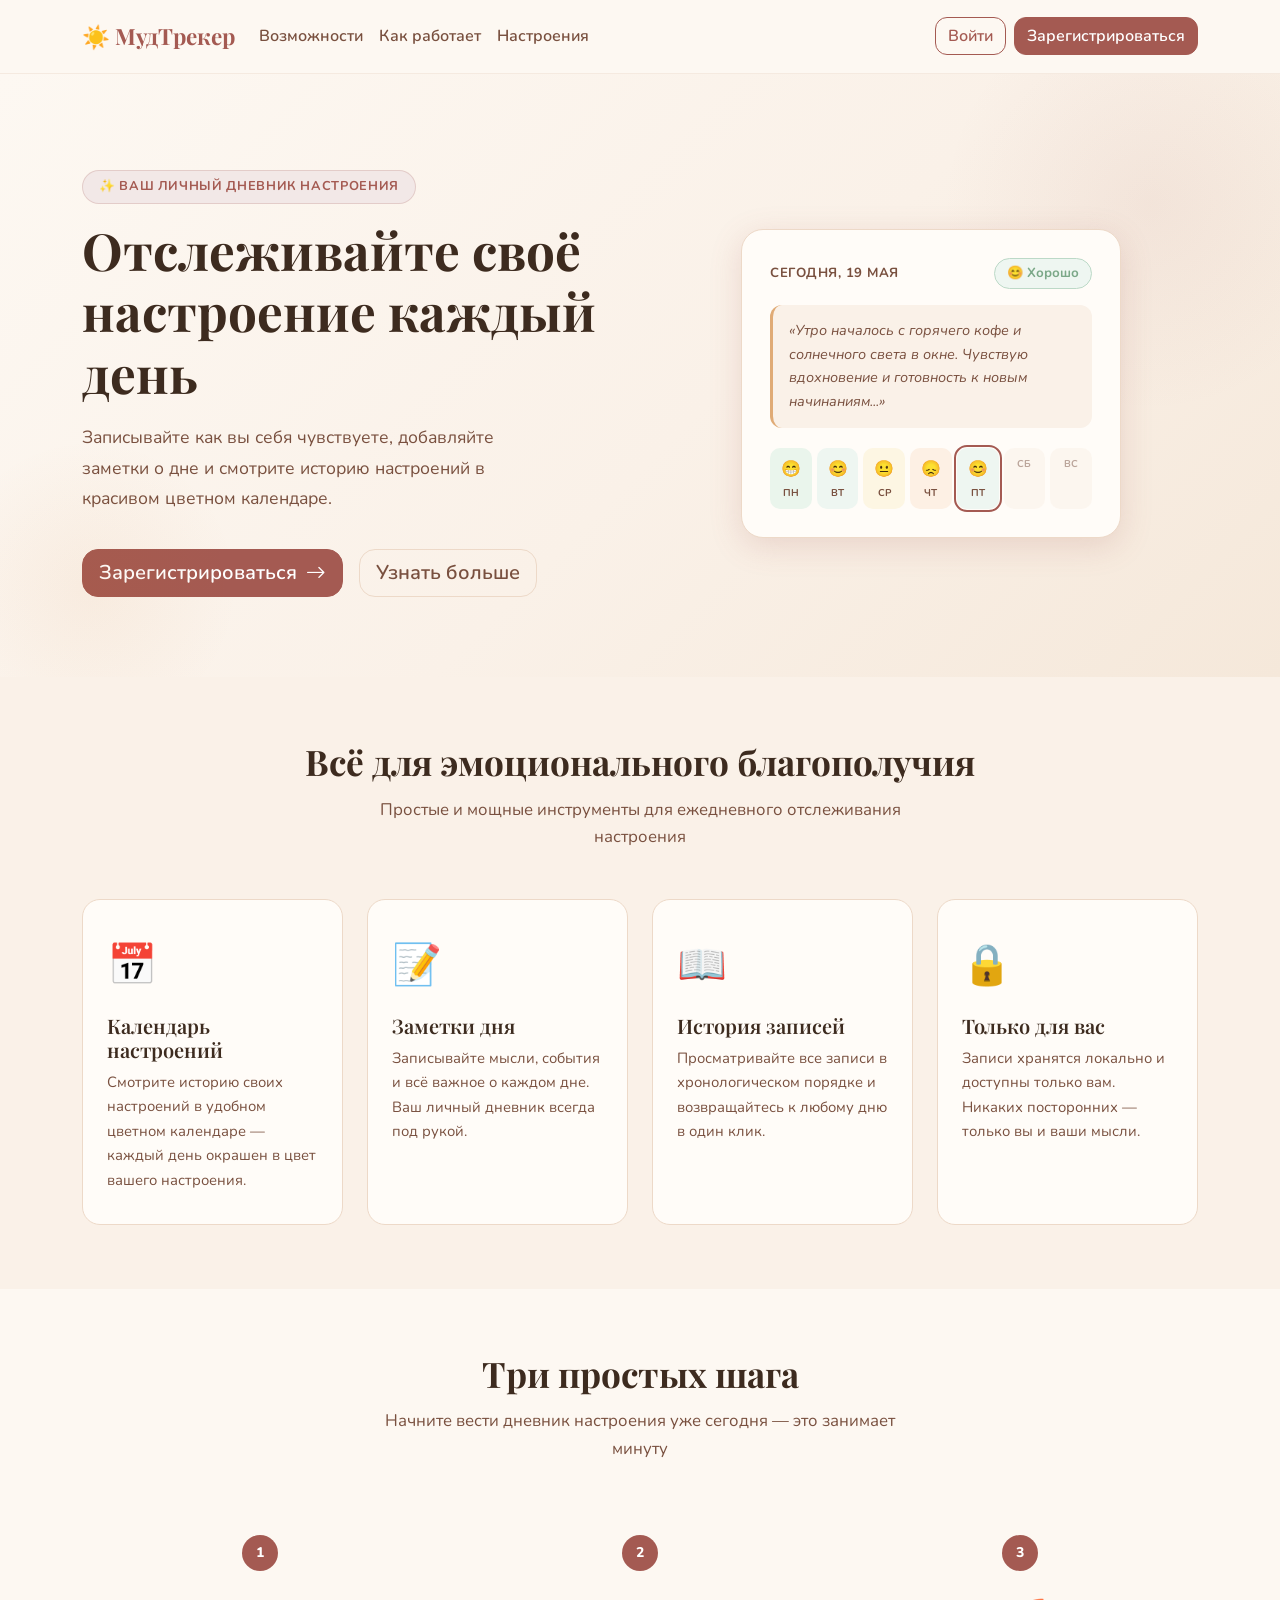
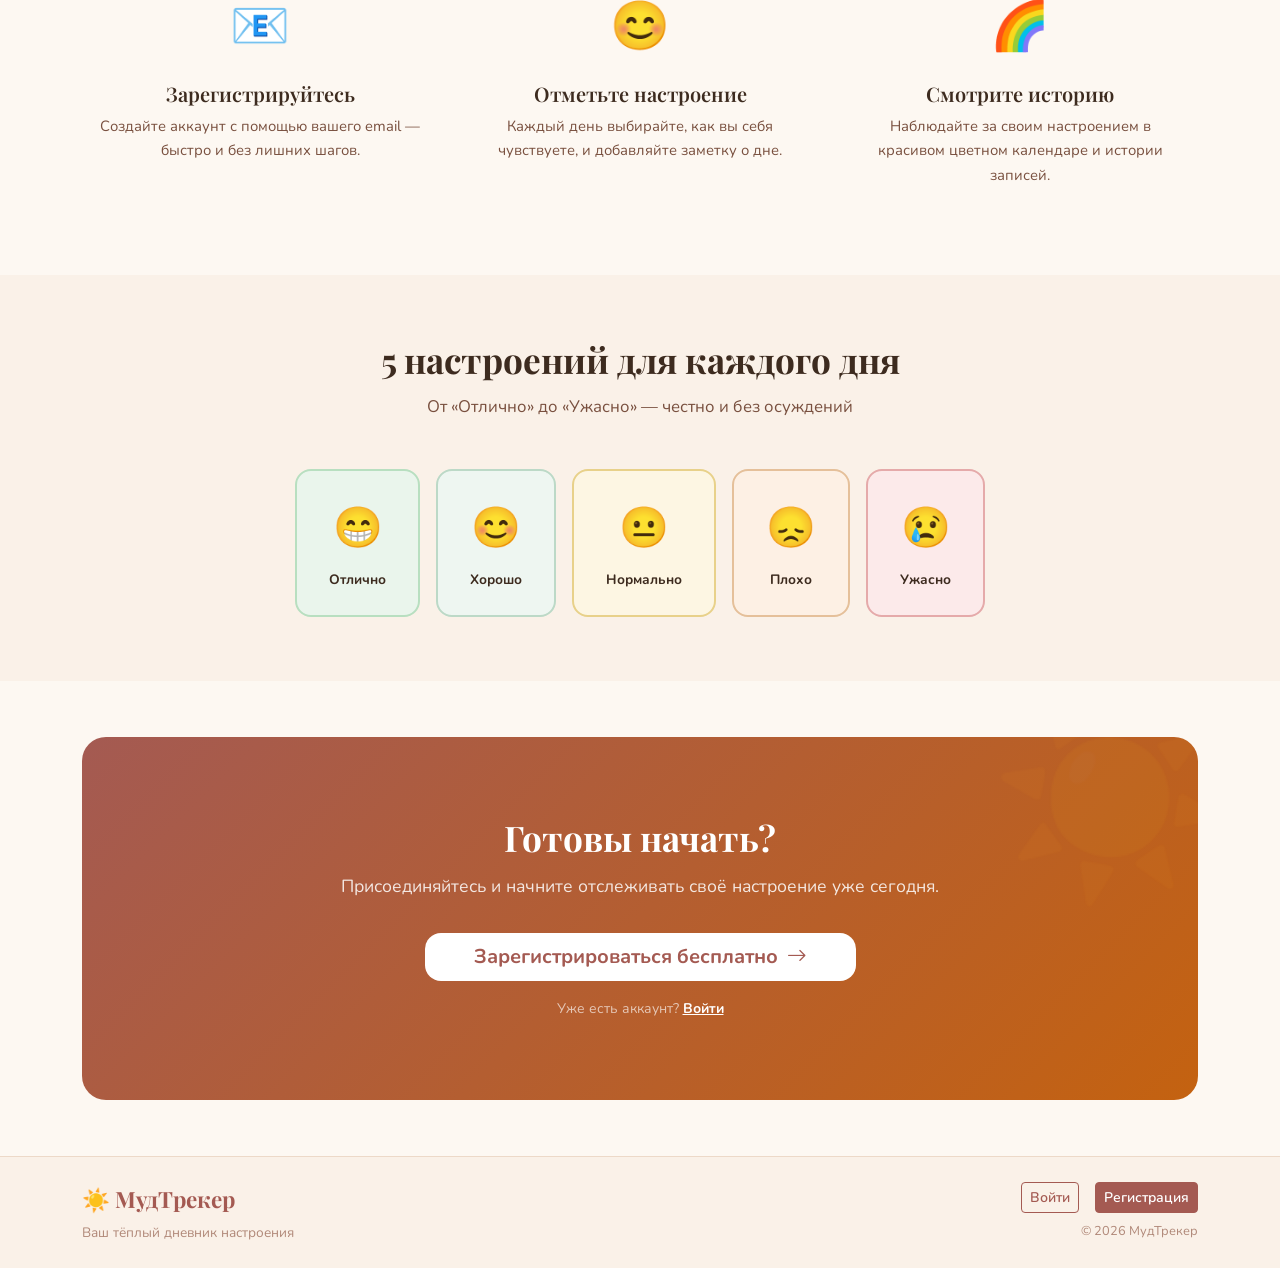
<file: index.html>
<!DOCTYPE html>
<html lang="ru">
<head>
  <meta charset="UTF-8">
  <meta name="viewport" content="width=device-width, initial-scale=1.0">
  <title>МудТрекер — Ваш дневник настроения</title>
  <link rel="preconnect" href="https://fonts.googleapis.com">
  <link rel="preconnect" href="https://fonts.gstatic.com" crossorigin>
  <link href="https://fonts.googleapis.com/css2?family=Playfair+Display:ital,wght@0,400;0,600;0,700;1,400&family=Nunito:wght@300;400;500;600;700;800&display=swap" rel="stylesheet">
  <link rel="stylesheet" href="https://cdn.jsdelivr.net/npm/bootstrap-icons@1.11.3/font/bootstrap-icons.min.css">
  <link rel="stylesheet" href="bootstrap-5.3.8-dist/css/bootstrap.min.css">
  <link rel="stylesheet" href="css/styles.css">
</head>
<body>
  <nav class="navbar navbar-expand-lg main-navbar sticky-top">
    <div class="container">
      <a class="navbar-brand brand-logo" href="index.html">
        ☀️ МудТрекер
      </a>
      <button class="navbar-toggler border-0" type="button"
              data-bs-toggle="collapse" data-bs-target="#mainNav"
              aria-controls="mainNav" aria-expanded="false" aria-label="Меню">
        <span class="navbar-toggler-icon"></span>
      </button>
      <div class="collapse navbar-collapse" id="mainNav">
        <ul class="navbar-nav me-auto">
          <li class="nav-item">
            <a class="nav-link" href="#features">Возможности</a>
          </li>
          <li class="nav-item">
            <a class="nav-link" href="#how-it-works">Как работает</a>
          </li>
          <li class="nav-item">
            <a class="nav-link" href="#moods">Настроения</a>
          </li>
        </ul>
        <div class="d-flex gap-2 mt-3 mt-lg-0">
          <a href="auth.html" class="btn btn-outline-primary">Войти</a>
          <a href="auth.html?tab=register" class="btn btn-primary">Зарегистрироваться</a>
        </div>
      </div>
    </div>
  </nav>
  <section class="hero-section">
    <div class="container">
      <div class="row align-items-center g-5">
        <div class="col-lg-6">
          <div class="hero-badge">✨ Ваш личный дневник настроения</div>
          <h1 class="hero-title">
            Отслеживайте своё настроение каждый день
          </h1>
          <p class="hero-subtitle">
            Записывайте как вы себя чувствуете, добавляйте заметки о дне
            и смотрите историю настроений в красивом цветном календаре.
          </p>
          <div class="d-flex gap-3 flex-wrap">
            <a href="auth.html?tab=register" class="btn btn-primary btn-lg">
              Зарегистрироваться <i class="bi bi-arrow-right ms-1"></i>
            </a>
            <a href="#how-it-works" class="btn btn-outline-secondary btn-lg">
              Узнать больше
            </a>
          </div>
        </div>
        <div class="col-lg-6">
          <div class="hero-visual">
            <div class="mood-preview-card">
              <div class="mood-preview-header">
                <span class="mood-preview-date">Сегодня, 19 мая</span>
                <span class="mood-preview-badge">😊 Хорошо</span>
              </div>
              <div class="mood-preview-note">
                «Утро началось с горячего кофе и солнечного света в окне.
                Чувствую вдохновение и готовность к новым начинаниям...»
              </div>
              <div class="mood-strip">
                <div class="mood-day" style="background:var(--mood-great-bg)">😁<span>Пн</span></div>
                <div class="mood-day" style="background:var(--mood-good-bg)">😊<span>Вт</span></div>
                <div class="mood-day" style="background:var(--mood-okay-bg)">😐<span>Ср</span></div>
                <div class="mood-day" style="background:var(--mood-bad-bg)">😞<span>Чт</span></div>
                <div class="mood-day mood-today" style="background:var(--mood-good-bg)">😊<span>Пт</span></div>
                <div class="mood-day mood-empty"><span>Сб</span></div>
                <div class="mood-day mood-empty"><span>Вс</span></div>
              </div>
            </div>
          </div>
        </div>

      </div>
    </div>
  </section>
  <section class="features-section py-5" id="features">
    <div class="container py-3">
      <div class="section-header text-center mb-5">
        <h2 class="section-title">Всё для эмоционального благополучия</h2>
        <p class="section-subtitle">Простые и мощные инструменты для ежедневного отслеживания настроения</p>
      </div>
      <div class="row g-4">
        <div class="col-sm-6 col-lg-3">
          <div class="feature-card h-100">
            <span class="feature-icon">📅</span>
            <h5 class="feature-title">Календарь настроений</h5>
            <p class="feature-text">
              Смотрите историю своих настроений в удобном цветном календаре —
              каждый день окрашен в цвет вашего настроения.
            </p>
          </div>
        </div>
        <div class="col-sm-6 col-lg-3">
          <div class="feature-card h-100">
            <span class="feature-icon">📝</span>
            <h5 class="feature-title">Заметки дня</h5>
            <p class="feature-text">
              Записывайте мысли, события и всё важное о каждом дне.
              Ваш личный дневник всегда под рукой.
            </p>
          </div>
        </div>
        <div class="col-sm-6 col-lg-3">
          <div class="feature-card h-100">
            <span class="feature-icon">📖</span>
            <h5 class="feature-title">История записей</h5>
            <p class="feature-text">
              Просматривайте все записи в хронологическом порядке и
              возвращайтесь к любому дню в один клик.
            </p>
          </div>
        </div>
        <div class="col-sm-6 col-lg-3">
          <div class="feature-card h-100">
            <span class="feature-icon">🔒</span>
            <h5 class="feature-title">Только для вас</h5>
            <p class="feature-text">
              Записи хранятся локально и доступны только вам.
              Никаких посторонних — только вы и ваши мысли.
            </p>
          </div>
        </div>
      </div>
    </div>
  </section>
  <section class="how-section py-5" id="how-it-works">
    <div class="container py-3">
      <div class="section-header text-center mb-5">
        <h2 class="section-title">Три простых шага</h2>
        <p class="section-subtitle">Начните вести дневник настроения уже сегодня — это занимает минуту</p>
      </div>
      <div class="row g-4 justify-content-center">
        <div class="col-md-4">
          <div class="step-card text-center">
            <div class="step-number">1</div>
            <span class="step-icon">📧</span>
            <h5 class="step-title">Зарегистрируйтесь</h5>
            <p class="step-text">Создайте аккаунт с помощью вашего email — быстро и без лишних шагов.</p>
          </div>
        </div>
        <div class="col-md-4">
          <div class="step-card text-center">
            <div class="step-number">2</div>
            <span class="step-icon">😊</span>
            <h5 class="step-title">Отметьте настроение</h5>
            <p class="step-text">Каждый день выбирайте, как вы себя чувствуете, и добавляйте заметку о дне.</p>
          </div>
        </div>
        <div class="col-md-4">
          <div class="step-card text-center">
            <div class="step-number">3</div>
            <span class="step-icon">🌈</span>
            <h5 class="step-title">Смотрите историю</h5>
            <p class="step-text">Наблюдайте за своим настроением в красивом цветном календаре и истории записей.</p>
          </div>
        </div>
      </div>
    </div>
  </section>
  <section class="moods-section py-5" id="moods">
    <div class="container py-3">
      <div class="section-header text-center mb-5">
        <h2 class="section-title">5 настроений для каждого дня</h2>
        <p class="section-subtitle">От «Отлично» до «Ужасно» — честно и без осуждений</p>
      </div>
      <div class="d-flex justify-content-center gap-3 flex-wrap">
        <div class="mood-showcase-item great">
          <span class="mood-emoji">😁</span>
          <span class="mood-label">Отлично</span>
        </div>
        <div class="mood-showcase-item good">
          <span class="mood-emoji">😊</span>
          <span class="mood-label">Хорошо</span>
        </div>
        <div class="mood-showcase-item okay">
          <span class="mood-emoji">😐</span>
          <span class="mood-label">Нормально</span>
        </div>
        <div class="mood-showcase-item bad">
          <span class="mood-emoji">😞</span>
          <span class="mood-label">Плохо</span>
        </div>
        <div class="mood-showcase-item terrible">
          <span class="mood-emoji">😢</span>
          <span class="mood-label">Ужасно</span>
        </div>
      </div>
    </div>
  </section>
  <section class="cta-section py-5">
    <div class="container py-2">
      <div class="cta-card text-center">
        <h2 class="cta-title">Готовы начать?</h2>
        <p class="cta-subtitle">
          Присоединяйтесь и начните отслеживать своё настроение уже сегодня.
        </p>
        <a href="auth.html?tab=register" class="btn btn-light btn-lg px-5">
          Зарегистрироваться бесплатно <i class="bi bi-arrow-right ms-1"></i>
        </a>
        <p class="mt-3 mb-0" style="color:rgba(255,255,255,.65);font-size:.875rem">
          Уже есть аккаунт? <a href="auth.html" style="color:#fff;font-weight:700;">Войти</a>
        </p>
      </div>
    </div>
  </section>
  <footer class="site-footer py-4">
    <div class="container">
      <div class="row align-items-center">
        <div class="col-md-6 mb-3 mb-md-0">
          <div class="brand-logo mb-1">☀️ МудТрекер</div>
          <p class="mb-0" style="color:var(--color-text-light);font-size:.85rem">
            Ваш тёплый дневник настроения
          </p>
        </div>
        <div class="col-md-6 text-md-end">
          <div class="d-flex gap-3 justify-content-md-end">
            <a href="auth.html" class="btn btn-sm btn-outline-primary">Войти</a>
            <a href="auth.html?tab=register" class="btn btn-sm btn-primary">Регистрация</a>
          </div>
          <p class="mt-2 mb-0" style="color:var(--color-text-light);font-size:.8rem">
            © 2026 МудТрекер
          </p>
        </div>
      </div>
    </div>
  </footer>
  <script src="bootstrap-5.3.8-dist/js/bootstrap.bundle.min.js"></script>
  <script>
    document.querySelectorAll('a[href^="#"]').forEach(a => {
      a.addEventListener('click', e => {
        const target = document.querySelector(a.getAttribute('href'));
        if (target) {
          e.preventDefault();
          target.scrollIntoView({ behavior: 'smooth', block: 'start' });
        }
      });
    });
    if (localStorage.getItem('moodtracker_current_user')) {
      const cta = document.querySelector('.hero-section .btn-primary');
      if (cta) { cta.textContent = 'Перейти в кабинет'; cta.href = 'dashboard.html'; }
    }
  </script>
</body>
</html>
</file>
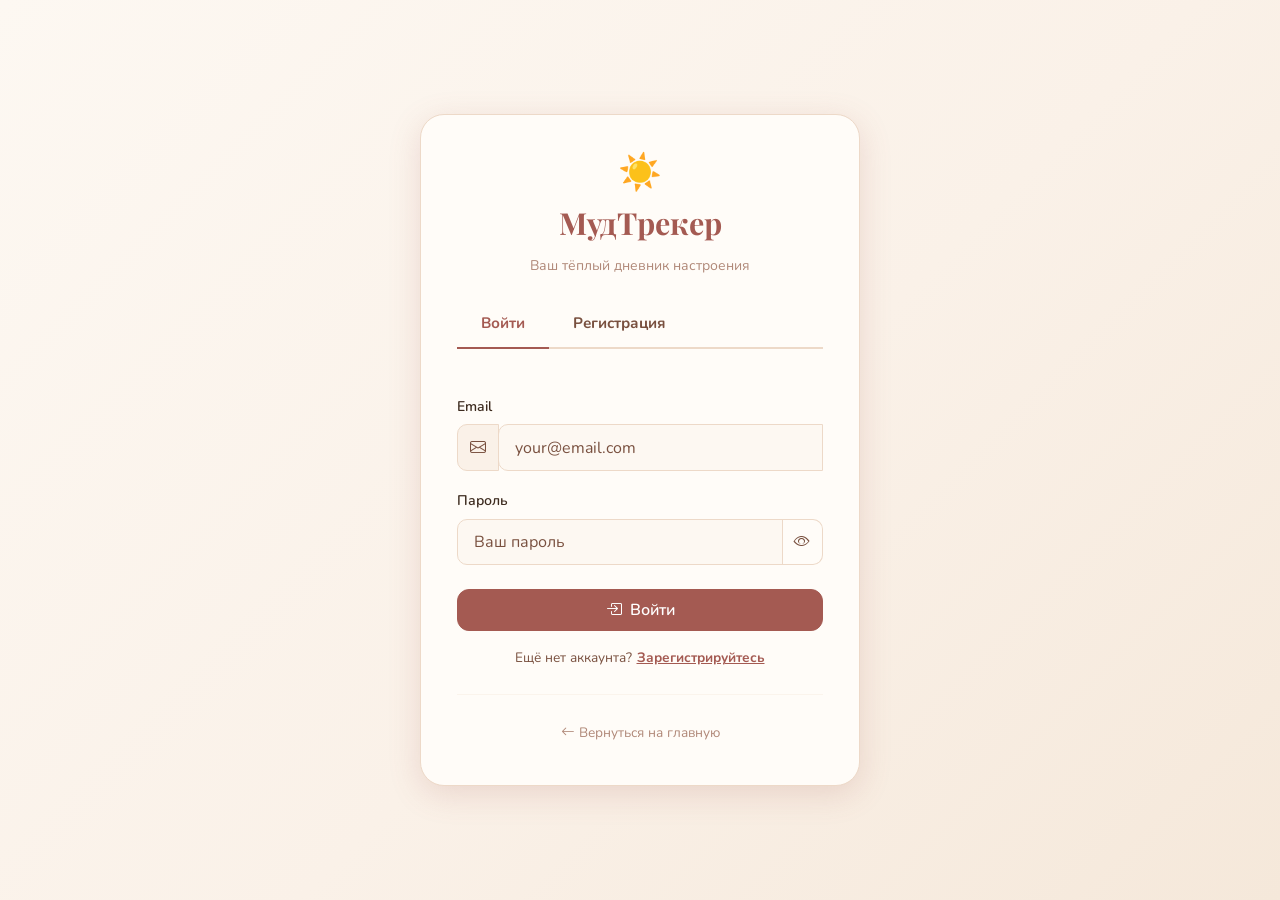
<file: auth.html>
<!DOCTYPE html>
<html lang="ru">
<head>
  <meta charset="UTF-8">
  <meta name="viewport" content="width=device-width, initial-scale=1.0">
  <title>Вход — МудТрекер</title>
  <link rel="preconnect" href="https://fonts.googleapis.com">
  <link rel="preconnect" href="https://fonts.gstatic.com" crossorigin>
  <link href="https://fonts.googleapis.com/css2?family=Playfair+Display:ital,wght@0,400;0,600;0,700;1,400&family=Nunito:wght@300;400;500;600;700;800&display=swap" rel="stylesheet">
  <link rel="stylesheet" href="https://cdn.jsdelivr.net/npm/bootstrap-icons@1.11.3/font/bootstrap-icons.min.css">
  <link rel="stylesheet" href="bootstrap-5.3.8-dist/css/bootstrap.min.css">
  <link rel="stylesheet" href="css/styles.css">
</head>
<body>
<div class="auth-page">
  <div class="auth-card">
    <div class="text-center mb-4">
      <div style="font-size:2.2rem;line-height:1;margin-bottom:.5rem">☀️</div>
      <div class="auth-logo-text">МудТрекер</div>
      <p style="color:var(--color-text-light);font-size:.875rem;margin-top:.35rem">
        Ваш тёплый дневник настроения
      </p>
    </div>
    <ul class="nav auth-tabs" id="authTabs" role="tablist">
      <li class="nav-item" role="presentation">
        <button class="nav-link active" id="login-tab"
                data-bs-toggle="tab" data-bs-target="#login-pane"
                type="button" role="tab" aria-selected="true">
          Войти
        </button>
      </li>
      <li class="nav-item" role="presentation">
        <button class="nav-link" id="register-tab"
                data-bs-toggle="tab" data-bs-target="#register-pane"
                type="button" role="tab" aria-selected="false">
          Регистрация
        </button>
      </li>
    </ul>
    <div class="tab-content pt-3" id="authTabsContent">
      <div class="tab-pane fade show active" id="login-pane" role="tabpanel">
        <form id="login-form" novalidate>
          <div class="mb-3">
            <label for="login-email" class="form-label">Email</label>
            <div class="input-group">
              <span class="input-group-text" style="background:var(--color-bg-alt);border-color:var(--color-border);border-radius:10px 0 0 10px">
                <i class="bi bi-envelope" style="color:var(--color-text-muted)"></i>
              </span>
              <input type="email" class="form-control" id="login-email"
                     placeholder="your@email.com" autocomplete="email" required>
              <div class="invalid-feedback">Введите корректный email.</div>
            </div>
          </div>
          <div class="mb-4">
            <label for="login-password" class="form-label">Пароль</label>
            <div class="input-group">
              <input type="password" class="form-control" id="login-password"
                     placeholder="Ваш пароль" autocomplete="current-password" required>
              <button class="btn btn-outline-secondary" type="button"
                      data-toggle-pw="login-password" aria-label="Показать пароль">
                <i class="bi bi-eye"></i>
              </button>
              <div class="invalid-feedback">Пожалуйста, введите пароль.</div>
            </div>
          </div>
          <button type="submit" class="btn btn-primary w-100 py-2">
            <i class="bi bi-box-arrow-in-right me-2"></i>Войти
          </button>
        </form>
        <p class="text-center mt-3 mb-0" style="font-size:.85rem;color:var(--color-text-muted)">
          Ещё нет аккаунта?
          <button class="btn btn-link p-0 align-baseline"
                  style="font-size:.85rem;font-weight:700;color:var(--color-primary)"
                  onclick="bootstrap.Tab.getOrCreateInstance(document.getElementById('register-tab')).show()">
            Зарегистрируйтесь
          </button>
        </p>
      </div>
      <div class="tab-pane fade" id="register-pane" role="tabpanel">
        <form id="register-form" novalidate>
          <div class="mb-3">
            <label for="reg-email" class="form-label">Email</label>
            <div class="input-group">
              <span class="input-group-text" style="background:var(--color-bg-alt);border-color:var(--color-border);border-radius:10px 0 0 10px">
                <i class="bi bi-envelope" style="color:var(--color-text-muted)"></i>
              </span>
              <input type="email" class="form-control" id="reg-email"
                     placeholder="your@email.com" autocomplete="email" required>
              <div class="invalid-feedback">Введите корректный email.</div>
            </div>
          </div>
          <div class="mb-3">
            <label for="reg-password" class="form-label">Пароль</label>
            <div class="input-group">
              <input type="password" class="form-control" id="reg-password"
                     placeholder="Минимум 6 символов" autocomplete="new-password" required>
              <button class="btn btn-outline-secondary" type="button"
                      data-toggle-pw="reg-password" aria-label="Показать пароль">
                <i class="bi bi-eye"></i>
              </button>
              <div class="invalid-feedback">Пароль — минимум 6 символов.</div>
            </div>
          </div>
          <div class="mb-4">
            <label for="reg-confirm" class="form-label">Подтвердите пароль</label>
            <div class="input-group">
              <input type="password" class="form-control" id="reg-confirm"
                     placeholder="Повторите пароль" autocomplete="new-password" required>
              <button class="btn btn-outline-secondary" type="button"
                      data-toggle-pw="reg-confirm" aria-label="Показать пароль">
                <i class="bi bi-eye"></i>
              </button>
              <div class="invalid-feedback">Пароли не совпадают.</div>
            </div>
          </div>
          <button type="submit" class="btn btn-primary w-100 py-2">
            <i class="bi bi-person-plus me-2"></i>Создать аккаунт
          </button>
          <p class="mt-3 mb-0 text-center" style="font-size:.78rem;color:var(--color-text-light)">
            Регистрируясь, вы соглашаетесь с тем, что все данные хранятся локально в вашем браузере.
          </p>
        </form>
        <p class="text-center mt-3 mb-0" style="font-size:.85rem;color:var(--color-text-muted)">
          Уже есть аккаунт?
          <button class="btn btn-link p-0 align-baseline"
                  style="font-size:.85rem;font-weight:700;color:var(--color-primary)"
                  onclick="bootstrap.Tab.getOrCreateInstance(document.getElementById('login-tab')).show()">
            Войти
          </button>
        </p>
      </div>
    </div>
    <hr class="divider">
    <div class="text-center">
      <a href="index.html" style="color:var(--color-text-light);font-size:.85rem;text-decoration:none">
        <i class="bi bi-arrow-left me-1"></i>Вернуться на главную
      </a>
    </div>
  </div>
</div>
<script src="bootstrap-5.3.8-dist/js/bootstrap.bundle.min.js"></script>
<script src="js/auth.js"></script>
</body>
</html>
</file>
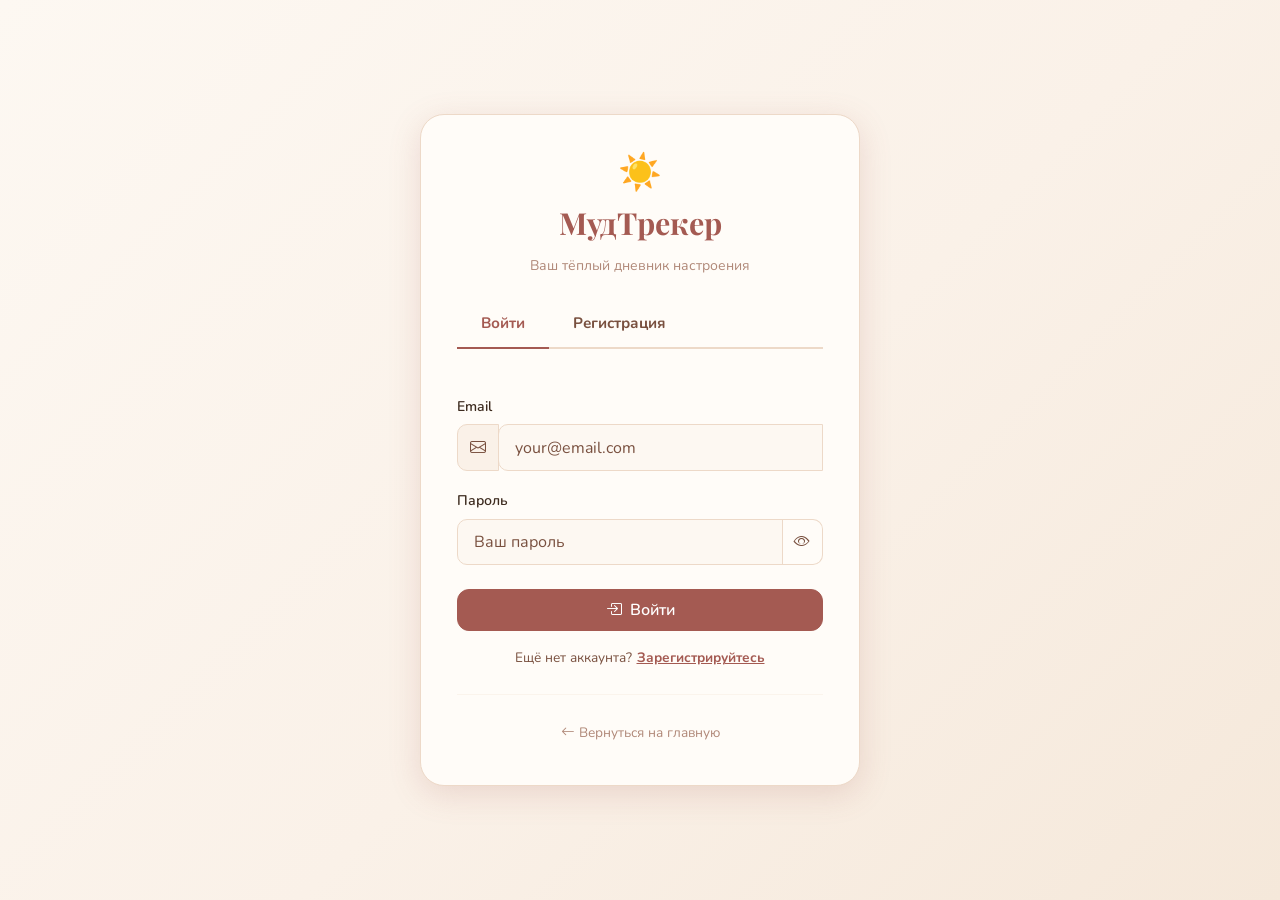
<file: dashboard.html>
<!DOCTYPE html>
<html lang="ru">
<head>
  <meta charset="UTF-8">
  <meta name="viewport" content="width=device-width, initial-scale=1.0">
  <title>Личный кабинет — МудТрекер</title>
  <link rel="preconnect" href="https://fonts.googleapis.com">
  <link rel="preconnect" href="https://fonts.gstatic.com" crossorigin>
  <link href="https://fonts.googleapis.com/css2?family=Playfair+Display:ital,wght@0,400;0,600;0,700;1,400&family=Nunito:wght@300;400;500;600;700;800&display=swap" rel="stylesheet">
  <link rel="stylesheet" href="https://cdn.jsdelivr.net/npm/bootstrap-icons@1.11.3/font/bootstrap-icons.min.css">
  <link rel="stylesheet" href="bootstrap-5.3.8-dist/css/bootstrap.min.css">
  <link rel="stylesheet" href="css/styles.css">
</head>
<body>

<div class="dashboard-layout">
  <aside class="sidebar" aria-label="Навигация">
    <div class="sidebar-header">
      <a href="index.html" class="brand-logo text-decoration-none">
        ☀️ МудТрекер
      </a>
    </div>
    <nav class="sidebar-nav">
      <span class="section-label ps-2">Меню</span>

      <button class="sidebar-nav-item" data-section="section-today">
        <span class="nav-icon">🌤️</span>
        Сегодня
      </button>
      <button class="sidebar-nav-item" data-section="section-calendar">
        <span class="nav-icon">📅</span>
        Календарь
      </button>
      <button class="sidebar-nav-item" data-section="section-history">
        <span class="nav-icon">📖</span>
        История
      </button>
    </nav>
    <div class="sidebar-footer">
      <div class="sidebar-user">
        <div class="sidebar-avatar js-user-avatar">?</div>
        <div class="sidebar-email js-user-email" title="">загрузка...</div>
      </div>
      <button class="btn-logout" type="button">
        <i class="bi bi-box-arrow-right"></i> Выйти
      </button>
    </div>

  </aside>
  <div class="offcanvas offcanvas-start offcanvas-sidebar" tabindex="-1"
       id="sidebarOffcanvas" aria-labelledby="sidebarOffcanvasLabel">

    <div class="offcanvas-header">
      <a href="index.html" class="brand-logo text-decoration-none" id="sidebarOffcanvasLabel">
        ☀️ МудТрекер
      </a>
      <button type="button" class="btn-close" data-bs-dismiss="offcanvas" aria-label="Закрыть"></button>
    </div>

    <div class="offcanvas-body d-flex flex-column" style="padding:0">
      <nav class="sidebar-nav flex-grow-1">
        <span class="section-label ps-2">Меню</span>
        <button class="sidebar-nav-item" data-section="section-today">
          <span class="nav-icon">🌤️</span> Сегодня
        </button>
        <button class="sidebar-nav-item" data-section="section-calendar">
          <span class="nav-icon">📅</span> Календарь
        </button>
        <button class="sidebar-nav-item" data-section="section-history">
          <span class="nav-icon">📖</span> История
        </button>
      </nav>
      <div class="sidebar-footer">
        <div class="sidebar-user">
          <div class="sidebar-avatar js-user-avatar">?</div>
          <div class="sidebar-email js-user-email">загрузка...</div>
        </div>
        <button class="btn-logout" type="button">
          <i class="bi bi-box-arrow-right"></i> Выйти
        </button>
      </div>
    </div>

  </div>
  <main class="dashboard-main">
    <header class="dashboard-topbar">
      <div class="topbar-left">
        <button class="btn-sidebar-toggle" type="button"
                data-bs-toggle="offcanvas" data-bs-target="#sidebarOffcanvas"
                aria-controls="sidebarOffcanvas" aria-label="Открыть меню">
          <i class="bi bi-list"></i>
        </button>
        <h1 class="topbar-title" id="topbar-title">Сегодня</h1>
      </div>
      <div class="topbar-date" id="topbar-date-display"></div>
    </header>
    <section class="dashboard-section dashboard-content" id="section-today">
      <div class="today-card">
        <div class="today-saved-banner d-none" id="today-saved-banner">
          <span>😊</span> Запись за сегодня сохранена
        </div>
        <div class="today-date-display" id="today-date-display">Загрузка...</div>
        <h2 class="today-heading">Как вы себя чувствуете?</h2>
        <span class="section-label">Выберите настроение</span>
        <div class="mood-selector" role="group" aria-label="Выбор настроения">
          <button class="mood-btn" type="button" data-mood="great" aria-label="Отлично">
            <span class="mood-emoji">😁</span>
            <span class="mood-label">Отлично</span>
          </button>
          <button class="mood-btn" type="button" data-mood="good" aria-label="Хорошо">
            <span class="mood-emoji">😊</span>
            <span class="mood-label">Хорошо</span>
          </button>
          <button class="mood-btn" type="button" data-mood="okay" aria-label="Нормально">
            <span class="mood-emoji">😐</span>
            <span class="mood-label">Нормально</span>
          </button>
          <button class="mood-btn" type="button" data-mood="bad" aria-label="Плохо">
            <span class="mood-emoji">😞</span>
            <span class="mood-label">Плохо</span>
          </button>
          <button class="mood-btn" type="button" data-mood="terrible" aria-label="Ужасно">
            <span class="mood-emoji">😢</span>
            <span class="mood-label">Ужасно</span>
          </button>
        </div>
        <hr class="divider">
        <div class="mb-4">
          <label for="today-note" class="form-label">
            <i class="bi bi-pen me-1" style="color:var(--color-sandy)"></i>
            Заметки о сегодняшнем дне
          </label>
          <textarea class="form-control note-textarea" id="today-note"
                    placeholder="Напишите о своём дне — что произошло, о чём думаете, за что благодарны..."></textarea>
          <div class="form-text">Заметка необязательна, но помогает лучше понять себя 🍃</div>
        </div>
        <button class="btn btn-primary px-4 py-2" id="save-today-btn" type="button">
          <i class="bi bi-check2-circle me-2"></i>Сохранить запись
        </button>
      </div>
    </section>
    <section class="dashboard-section dashboard-content d-none" id="section-calendar">
      <div class="calendar-card">
        <div class="calendar-header">
          <button class="calendar-nav-btn" id="calendar-prev" type="button" aria-label="Предыдущий месяц">
            <i class="bi bi-chevron-left"></i>
          </button>
          <h2 class="calendar-month-title" id="calendar-month-title">Загрузка...</h2>
          <button class="calendar-nav-btn" id="calendar-next" type="button" aria-label="Следующий месяц">
            <i class="bi bi-chevron-right"></i>
          </button>
        </div>
        <div class="calendar-grid" id="calendar-grid" role="grid" aria-label="Календарь настроений">
        </div>
        <div class="calendar-legend">
          <div class="legend-item"><div class="legend-dot great"></div>Отлично</div>
          <div class="legend-item"><div class="legend-dot good"></div>Хорошо</div>
          <div class="legend-item"><div class="legend-dot okay"></div>Нормально</div>
          <div class="legend-item"><div class="legend-dot bad"></div>Плохо</div>
          <div class="legend-item"><div class="legend-dot terrible"></div>Ужасно</div>
        </div>
      </div>
      <p class="mt-3" style="font-size:.825rem;color:var(--color-text-light)">
        <i class="bi bi-info-circle me-1"></i>
        Нажмите на день с записью, чтобы посмотреть подробности.
      </p>

    </section>
    <section class="dashboard-section dashboard-content d-none" id="section-history">

      <h2 class="section-title mb-1">История записей</h2>
      <p style="color:var(--color-text-muted);font-size:.9rem;margin-bottom:1.5rem">
        Нажмите на запись, чтобы посмотреть подробности или удалить её.
      </p>

      <div class="history-list" id="history-list">
      </div>

    </section>

  </main>
</div>
<div class="modal fade" id="entryModal" tabindex="-1" aria-labelledby="entryModalLabel" aria-hidden="true">
  <div class="modal-dialog modal-dialog-centered">
    <div class="modal-content">

      <div class="modal-header">
        <h5 class="modal-title" id="modal-date-title">Запись</h5>
        <button type="button" class="btn-close" data-bs-dismiss="modal" aria-label="Закрыть"></button>
      </div>
      <div class="modal-body">
        <div class="modal-mood-display" id="modal-mood-display">
          <span class="modal-mood-emoji" id="modal-mood-emoji">😊</span>
          <div>
            <div class="modal-mood-label" id="modal-mood-label">Хорошо</div>
            <div class="modal-mood-meta" id="modal-mood-date"></div>
          </div>
        </div>
        <span class="section-label">Заметка</span>
        <div class="modal-note-box" id="modal-note-box">Заметка не добавлена</div>
      </div>
      <div class="modal-footer">
        <button type="button" class="btn btn-sm btn-outline-primary d-none" id="modal-edit-btn">
          <i class="bi bi-pencil me-1"></i>Редактировать
        </button>
        <button type="button" class="btn btn-sm btn-outline-danger" id="modal-delete-btn"
                style="--bs-btn-color:var(--mood-terrible);--bs-btn-border-color:var(--mood-terrible-border);--bs-btn-hover-bg:var(--mood-terrible-bg);">
          <i class="bi bi-trash me-1"></i>Удалить
        </button>
        <button type="button" class="btn btn-sm btn-primary" data-bs-dismiss="modal">Закрыть</button>
      </div>
    </div>
  </div>
</div>
<div class="toast-container">
  <div class="toast align-items-center" id="main-toast" role="alert" aria-live="assertive" aria-atomic="true">
    <div class="toast-header">
      <span id="toast-icon" class="me-2">✅</span>
      <strong class="me-auto" id="toast-title">Уведомление</strong>
      <button type="button" class="btn-close btn-close-sm" data-bs-dismiss="toast" aria-label="Закрыть"></button>
    </div>
    <div class="toast-body" id="toast-msg">Операция выполнена успешно.</div>
  </div>
</div>
<script src="bootstrap-5.3.8-dist/js/bootstrap.bundle.min.js"></script>
<script src="js/dashboard.js"></script>
</body>
</html>
</file>
<file: css/styles.css>
/* ============================================================
   MoodTracker — Warm & Cozy Theme
   CSS Variables + Bootstrap Overrides + Custom Components
   ============================================================ */

/* ----------------------------------------
   1. CSS Variables
   ---------------------------------------- */
:root {
  /* Primary palette — Terracotta */
  --color-primary:        #A45A52;
  --color-primary-dark:   #884B44;
  --color-primary-light:  #C47870;
  --color-primary-subtle: #F2E8E7;

  /* Accent */
  --color-caramel: #C46210;
  --color-sandy:   #E0AB76;

  /* Backgrounds */
  --color-bg:       #FDF8F2;
  --color-bg-alt:   #FAF1E8;
  --color-bg-card:  #FFFCF8;
  --color-sidebar:  #FFFAF5;

  /* Borders */
  --color-border:       #EDD9C8;
  --color-border-light: #F5EAE0;

  /* Text */
  --color-text:       #3D2B1F;
  --color-text-muted: #79503F;
  --color-text-light: #B08878;

  /* Mood colours */
  --mood-great:        #5C9A6B;
  --mood-great-bg:     #EAF5EC;
  --mood-great-border: #B8DFC0;

  --mood-good:         #7BA888;
  --mood-good-bg:      #EEF6F1;
  --mood-good-border:  #BCD9C7;

  --mood-okay:         #C49B35;
  --mood-okay-bg:      #FDF6E3;
  --mood-okay-border:  #E8D18A;

  --mood-bad:          #C47840;
  --mood-bad-bg:       #FDF0E4;
  --mood-bad-border:   #E5C09A;

  --mood-terrible:        #B85C5C;
  --mood-terrible-bg:     #FCEAEA;
  --mood-terrible-border: #E5AAAA;

  /* Typography */
  --font-heading: 'Playfair Display', Georgia, serif;
  --font-body:    'Nunito', 'Segoe UI', sans-serif;

  /* Shadows */
  --shadow-sm: 0 1px 4px rgba(164, 90, 82, 0.08);
  --shadow-md: 0 4px 16px rgba(164, 90, 82, 0.12);
  --shadow-lg: 0 8px 32px rgba(164, 90, 82, 0.18);

  /* Bootstrap global overrides */
  --bs-body-bg:          var(--color-bg);
  --bs-body-color:       var(--color-text);
  --bs-body-font-family: var(--font-body);
  --bs-primary:          var(--color-primary);
  --bs-primary-rgb:      164, 90, 82;
  --bs-border-color:     var(--color-border);
  --bs-border-radius:    12px;
  --bs-border-radius-lg: 16px;
  --bs-border-radius-xl: 20px;
  --bs-secondary-color:  var(--color-text-muted);
  --bs-btn-border-radius: 10px;
}

/* ----------------------------------------
   2. Base
   ---------------------------------------- */
*, *::before, *::after { box-sizing: border-box; }

body {
  font-family: var(--font-body);
  background-color: var(--color-bg);
  color: var(--color-text);
  line-height: 1.65;
  -webkit-font-smoothing: antialiased;
}

h1, h2, h3, h4, h5, h6 {
  font-family: var(--font-heading);
}

a { color: var(--color-primary); }
a:hover { color: var(--color-primary-dark); }

/* ----------------------------------------
   3. Bootstrap Component Overrides
   ---------------------------------------- */
.btn-primary {
  --bs-btn-color: #fff;
  --bs-btn-bg: var(--color-primary);
  --bs-btn-border-color: var(--color-primary);
  --bs-btn-hover-bg: var(--color-primary-dark);
  --bs-btn-hover-border-color: var(--color-primary-dark);
  --bs-btn-active-bg: var(--color-primary-dark);
  --bs-btn-focus-shadow-rgb: 164, 90, 82;
  font-weight: 600;
}

.btn-outline-primary {
  --bs-btn-color: var(--color-primary);
  --bs-btn-border-color: var(--color-primary);
  --bs-btn-hover-bg: var(--color-primary);
  --bs-btn-hover-border-color: var(--color-primary);
  --bs-btn-hover-color: #fff;
  --bs-btn-active-bg: var(--color-primary);
  font-weight: 600;
}

.btn-outline-secondary {
  --bs-btn-color: var(--color-text-muted);
  --bs-btn-border-color: var(--color-border);
  --bs-btn-hover-bg: var(--color-bg-alt);
  --bs-btn-hover-border-color: var(--color-border);
  --bs-btn-hover-color: var(--color-text);
  font-weight: 600;
}

.btn-light {
  --bs-btn-bg: #fff;
  --bs-btn-color: var(--color-primary);
  --bs-btn-hover-bg: var(--color-primary-subtle);
  --bs-btn-border-color: transparent;
  font-weight: 700;
}

.form-control,
.form-select {
  border-color: var(--color-border);
  background-color: var(--color-bg);
  color: var(--color-text);
  padding: 0.65rem 1rem;
  border-radius: 10px;
  font-family: var(--font-body);
}

.form-control:focus,
.form-select:focus {
  border-color: var(--color-primary);
  box-shadow: 0 0 0 3px rgba(164, 90, 82, 0.15);
  background-color: #fff;
  color: var(--color-text);
}

.form-label {
  font-weight: 600;
  font-size: 0.875rem;
  color: var(--color-text);
  margin-bottom: 0.4rem;
}

.form-text { color: var(--color-text-light); font-size: 0.8rem; }

.modal-content {
  border: 1px solid var(--color-border);
  border-radius: 20px;
  background: var(--color-bg-card);
}

.modal-header {
  border-bottom: 1px solid var(--color-border-light);
  padding: 1.5rem;
}

.modal-title {
  font-family: var(--font-heading);
  font-weight: 700;
  color: var(--color-text);
}

.modal-body  { padding: 1.5rem; }
.modal-footer {
  border-top: 1px solid var(--color-border-light);
  padding: 1rem 1.5rem;
}

/* ----------------------------------------
   4. Shared Utilities
   ---------------------------------------- */
.section-title {
  font-family: var(--font-heading);
  font-size: clamp(1.6rem, 3vw, 2.2rem);
  font-weight: 700;
  color: var(--color-text);
  margin-bottom: 0.75rem;
}

.section-subtitle {
  font-size: 1.05rem;
  color: var(--color-text-muted);
  max-width: 540px;
  margin: 0 auto;
}

.section-label {
  display: block;
  font-size: 0.7rem;
  font-weight: 700;
  text-transform: uppercase;
  letter-spacing: 0.08em;
  color: var(--color-text-light);
  margin-bottom: 0.75rem;
}

.divider {
  border: none;
  border-top: 1px solid var(--color-border);
  margin: 1.5rem 0;
}

/* ----------------------------------------
   5. Navbar (Landing)
   ---------------------------------------- */
.main-navbar {
  background-color: rgba(253, 248, 242, 0.96) !important;
  backdrop-filter: blur(10px);
  border-bottom: 1px solid var(--color-border-light);
  padding: 0.8rem 0;
}

.brand-logo {
  font-family: var(--font-heading);
  font-size: 1.4rem;
  font-weight: 700;
  color: var(--color-primary) !important;
  text-decoration: none;
  display: flex;
  align-items: center;
  gap: 0.4rem;
}

.main-navbar .nav-link {
  color: var(--color-text-muted);
  font-weight: 600;
  padding: 0.4rem 0.9rem;
  transition: color 0.2s;
}

.main-navbar .nav-link:hover { color: var(--color-primary); }

/* ----------------------------------------
   6. Hero Section
   ---------------------------------------- */
.hero-section {
  background: linear-gradient(135deg, #FDF8F2 0%, #FAF1E8 55%, #F5E8DA 100%);
  padding: 6rem 0 5rem;
  overflow: hidden;
  position: relative;
}

.hero-section::before {
  content: '';
  position: absolute;
  top: -80px; right: -80px;
  width: 420px; height: 420px;
  background: radial-gradient(circle, rgba(164, 90, 82, 0.07) 0%, transparent 70%);
  pointer-events: none;
}

.hero-section::after {
  content: '';
  position: absolute;
  bottom: -60px; left: -60px;
  width: 300px; height: 300px;
  background: radial-gradient(circle, rgba(196, 98, 16, 0.06) 0%, transparent 70%);
  pointer-events: none;
}

.hero-badge {
  display: inline-flex;
  align-items: center;
  gap: 0.4rem;
  background: var(--color-primary-subtle);
  color: var(--color-primary);
  font-weight: 700;
  font-size: 0.8rem;
  text-transform: uppercase;
  letter-spacing: 0.05em;
  padding: 0.35rem 1rem;
  border-radius: 50px;
  border: 1px solid rgba(164, 90, 82, 0.2);
  margin-bottom: 1rem;
}

.hero-title {
  font-family: var(--font-heading);
  font-size: clamp(2rem, 5vw, 3.2rem);
  font-weight: 700;
  line-height: 1.2;
  color: var(--color-text);
  margin-bottom: 1.1rem;
}

.hero-subtitle {
  font-size: 1.1rem;
  color: var(--color-text-muted);
  line-height: 1.75;
  margin-bottom: 2.2rem;
  max-width: 460px;
}

/* Hero preview card */
.hero-visual {
  display: flex;
  justify-content: center;
}

.mood-preview-card {
  background: var(--color-bg-card);
  border: 1px solid var(--color-border);
  border-radius: 22px;
  padding: 1.75rem;
  box-shadow: var(--shadow-lg);
  max-width: 380px;
  width: 100%;
  position: relative;
}

.mood-preview-header {
  display: flex;
  justify-content: space-between;
  align-items: center;
  margin-bottom: 1rem;
}

.mood-preview-date {
  font-weight: 700;
  font-size: 0.825rem;
  color: var(--color-text-muted);
  text-transform: uppercase;
  letter-spacing: 0.04em;
}

.mood-preview-badge {
  background: var(--mood-good-bg);
  color: var(--mood-good);
  border: 1px solid var(--mood-good-border);
  border-radius: 50px;
  padding: 0.25rem 0.75rem;
  font-size: 0.825rem;
  font-weight: 700;
}

.mood-preview-note {
  font-style: italic;
  font-size: 0.9rem;
  color: var(--color-text-muted);
  line-height: 1.65;
  padding: 0.85rem 1rem;
  background: var(--color-bg-alt);
  border-radius: 12px;
  border-left: 3px solid var(--color-sandy);
  margin-bottom: 1.25rem;
}

.mood-strip {
  display: grid;
  grid-template-columns: repeat(7, 1fr);
  gap: 5px;
}

.mood-day {
  display: flex;
  flex-direction: column;
  align-items: center;
  gap: 3px;
  padding: 8px 4px;
  border-radius: 10px;
  font-size: 1rem;
}

.mood-day span {
  font-size: 0.62rem;
  font-weight: 700;
  color: var(--color-text-muted);
  text-transform: uppercase;
}

.mood-day.mood-empty {
  background: var(--color-bg-alt);
  opacity: 0.5;
}

.mood-day.mood-today {
  outline: 2px solid var(--color-primary);
  outline-offset: 1px;
}

/* ----------------------------------------
   7. Features Section
   ---------------------------------------- */
.features-section { background: var(--color-bg-alt); }

.feature-card {
  background: var(--color-bg-card);
  border: 1px solid var(--color-border);
  border-radius: 18px;
  padding: 2rem 1.5rem;
  transition: transform 0.22s, box-shadow 0.22s;
}

.feature-card:hover {
  transform: translateY(-5px);
  box-shadow: var(--shadow-md);
}

.feature-icon {
  font-size: 2.5rem;
  display: block;
  margin-bottom: 1rem;
}

.feature-title {
  font-family: var(--font-heading);
  font-weight: 600;
  color: var(--color-text);
  margin-bottom: 0.5rem;
}

.feature-text {
  color: var(--color-text-muted);
  font-size: 0.925rem;
  line-height: 1.65;
  margin-bottom: 0;
}

/* ----------------------------------------
   8. How It Works
   ---------------------------------------- */
.how-section { background: var(--color-bg); }

.step-card { padding: 1.5rem 1rem; }

.step-number {
  width: 36px; height: 36px;
  background: var(--color-primary);
  color: #fff;
  border-radius: 50%;
  display: flex;
  align-items: center;
  justify-content: center;
  font-weight: 800;
  font-size: 0.875rem;
  margin: 0 auto 1rem;
}

.step-icon {
  font-size: 3rem;
  display: block;
  margin-bottom: 1rem;
}

.step-title {
  font-family: var(--font-heading);
  font-weight: 600;
  color: var(--color-text);
  margin-bottom: 0.5rem;
}

.step-text {
  color: var(--color-text-muted);
  font-size: 0.925rem;
  margin-bottom: 0;
}

/* ----------------------------------------
   9. Moods Showcase
   ---------------------------------------- */
.moods-section { background: var(--color-bg-alt); }

.mood-showcase-item {
  display: flex;
  flex-direction: column;
  align-items: center;
  gap: 0.5rem;
  padding: 1.5rem 2rem;
  border-radius: 16px;
  border: 2px solid transparent;
  transition: transform 0.2s;
  cursor: default;
  min-width: 110px;
}

.mood-showcase-item:hover { transform: scale(1.06); }

.mood-showcase-item.great   { background: var(--mood-great-bg);    border-color: var(--mood-great-border); }
.mood-showcase-item.good    { background: var(--mood-good-bg);     border-color: var(--mood-good-border); }
.mood-showcase-item.okay    { background: var(--mood-okay-bg);     border-color: var(--mood-okay-border); }
.mood-showcase-item.bad     { background: var(--mood-bad-bg);      border-color: var(--mood-bad-border); }
.mood-showcase-item.terrible{ background: var(--mood-terrible-bg); border-color: var(--mood-terrible-border); }

.mood-showcase-item .mood-emoji { font-size: 2.5rem; }
.mood-showcase-item .mood-label { font-weight: 700; font-size: 0.85rem; color: var(--color-text); }

/* ----------------------------------------
   10. CTA Section
   ---------------------------------------- */
.cta-section { background: var(--color-bg); }

.cta-card {
  background: linear-gradient(135deg, var(--color-primary) 0%, var(--color-caramel) 100%);
  border-radius: 24px;
  padding: 5rem 2rem;
  position: relative;
  overflow: hidden;
}

.cta-card::before {
  content: '☀️';
  position: absolute;
  font-size: 12rem;
  top: -2rem; right: -2rem;
  opacity: 0.06;
  line-height: 1;
  pointer-events: none;
}

.cta-title {
  font-family: var(--font-heading);
  font-size: 2.2rem;
  font-weight: 700;
  color: #fff;
  margin-bottom: 0.75rem;
}

.cta-subtitle {
  font-size: 1.1rem;
  color: rgba(255,255,255,0.85);
  margin-bottom: 2rem;
}

/* ----------------------------------------
   11. Footer
   ---------------------------------------- */
.site-footer {
  background: var(--color-bg-alt);
  border-top: 1px solid var(--color-border);
}

/* ----------------------------------------
   12. Auth Page
   ---------------------------------------- */
.auth-page {
  min-height: 100vh;
  background: linear-gradient(135deg, #FDF8F2 0%, #FAF1E8 55%, #F5E8DA 100%);
  display: flex;
  align-items: center;
  justify-content: center;
  padding: 2rem 1rem;
}

.auth-card {
  background: var(--color-bg-card);
  border: 1px solid var(--color-border);
  border-radius: 24px;
  box-shadow: var(--shadow-lg);
  padding: 2.5rem 2.25rem;
  width: 100%;
  max-width: 440px;
}

.auth-logo-text {
  font-family: var(--font-heading);
  font-size: 1.9rem;
  font-weight: 700;
  color: var(--color-primary);
}

.auth-tabs {
  border-bottom: 2px solid var(--color-border);
  margin-bottom: 1.75rem;
}

.auth-tabs .nav-link {
  border: none;
  border-bottom: 2px solid transparent;
  margin-bottom: -2px;
  color: var(--color-text-muted);
  font-weight: 700;
  padding: 0.65rem 1.5rem;
  background: none;
  border-radius: 0;
  transition: color 0.2s, border-color 0.2s;
  font-size: 0.95rem;
}

.auth-tabs .nav-link.active {
  color: var(--color-primary);
  border-bottom-color: var(--color-primary);
  background: none;
}

.auth-tabs .nav-link:hover:not(.active) {
  color: var(--color-text);
  border-bottom-color: var(--color-border);
}

.input-group .form-control { border-radius: 10px 0 0 10px !important; }
.input-group .btn          { border-radius: 0 10px 10px 0 !important; border-left: none; }

.form-error-alert {
  background: var(--mood-terrible-bg) !important;
  border-color: var(--mood-terrible-border) !important;
  color: var(--mood-terrible) !important;
  font-size: 0.875rem;
  border-radius: 10px;
}

/* ----------------------------------------
   13. Dashboard Layout
   ---------------------------------------- */
.dashboard-layout {
  min-height: 100vh;
  display: flex;
  background: var(--color-bg);
}

/* Sidebar (desktop) */
.sidebar {
  width: 260px;
  min-height: 100vh;
  background: var(--color-sidebar);
  border-right: 1px solid var(--color-border);
  display: flex;
  flex-direction: column;
  position: fixed;
  top: 0; left: 0;
  z-index: 200;
}

.sidebar-header {
  padding: 1.5rem 1.5rem 1.1rem;
  border-bottom: 1px solid var(--color-border-light);
}

.sidebar-nav {
  flex: 1;
  padding: 1rem 0.75rem;
  overflow-y: auto;
}

.sidebar-nav-item {
  display: flex;
  align-items: center;
  gap: 0.8rem;
  padding: 0.7rem 1rem;
  border-radius: 12px;
  color: var(--color-text-muted);
  font-weight: 600;
  font-size: 0.925rem;
  text-decoration: none;
  cursor: pointer;
  border: none;
  background: none;
  width: 100%;
  text-align: left;
  margin-bottom: 0.2rem;
  transition: background 0.18s, color 0.18s;
}

.sidebar-nav-item:hover {
  background: var(--color-bg-alt);
  color: var(--color-text);
}

.sidebar-nav-item.active {
  background: var(--color-primary-subtle);
  color: var(--color-primary);
}

.sidebar-nav-item .nav-icon {
  font-size: 1.15rem;
  width: 22px;
  text-align: center;
  flex-shrink: 0;
}

.sidebar-footer {
  padding: 1rem 1.25rem 1.5rem;
  border-top: 1px solid var(--color-border-light);
}

.sidebar-user {
  display: flex;
  align-items: center;
  gap: 0.7rem;
  margin-bottom: 0.85rem;
  min-width: 0;
}

.sidebar-avatar {
  width: 36px; height: 36px;
  background: var(--color-primary-subtle);
  border-radius: 50%;
  display: flex;
  align-items: center;
  justify-content: center;
  font-size: 0.95rem;
  font-weight: 800;
  color: var(--color-primary);
  flex-shrink: 0;
}

.sidebar-email {
  font-size: 0.8rem;
  color: var(--color-text-muted);
  font-weight: 600;
  overflow: hidden;
  text-overflow: ellipsis;
  white-space: nowrap;
  min-width: 0;
}

.btn-logout {
  width: 100%;
  background: transparent;
  border: 1px solid var(--color-border);
  color: var(--color-text-muted);
  border-radius: 10px;
  padding: 0.5rem;
  font-size: 0.85rem;
  font-weight: 600;
  cursor: pointer;
  transition: all 0.2s;
  display: flex;
  align-items: center;
  justify-content: center;
  gap: 0.5rem;
}

.btn-logout:hover {
  background: var(--mood-terrible-bg);
  border-color: var(--mood-terrible-border);
  color: var(--mood-terrible);
}

/* Dashboard main area */
.dashboard-main {
  flex: 1;
  margin-left: 260px;
  min-height: 100vh;
  display: flex;
  flex-direction: column;
}

.dashboard-topbar {
  position: sticky;
  top: 0;
  z-index: 100;
  background: rgba(253, 248, 242, 0.96);
  backdrop-filter: blur(10px);
  border-bottom: 1px solid var(--color-border-light);
  padding: 1rem 1.75rem;
  display: flex;
  align-items: center;
  justify-content: space-between;
  gap: 1rem;
}

.topbar-left { display: flex; align-items: center; gap: 0.75rem; }

.btn-sidebar-toggle {
  display: none;
  background: none;
  border: 1px solid var(--color-border);
  border-radius: 9px;
  width: 38px; height: 38px;
  align-items: center;
  justify-content: center;
  cursor: pointer;
  color: var(--color-text-muted);
  font-size: 1.2rem;
  padding: 0;
  transition: all 0.18s;
}

.btn-sidebar-toggle:hover {
  background: var(--color-bg-alt);
  color: var(--color-text);
}

.topbar-title {
  font-family: var(--font-heading);
  font-size: 1.25rem;
  font-weight: 700;
  color: var(--color-text);
  margin: 0;
}

.topbar-date {
  font-size: 0.825rem;
  color: var(--color-text-light);
  font-weight: 600;
}

.dashboard-content {
  padding: 2rem 1.75rem;
  flex: 1;
}

/* ----------------------------------------
   14. Mood Selector
   ---------------------------------------- */
.mood-selector {
  display: flex;
  gap: 0.7rem;
  flex-wrap: wrap;
  margin: 1.25rem 0 1.75rem;
}

.mood-btn {
  display: flex;
  flex-direction: column;
  align-items: center;
  gap: 0.4rem;
  padding: 1rem 0.75rem;
  border-radius: 14px;
  border: 2px solid var(--color-border);
  background: var(--color-bg-card);
  cursor: pointer;
  transition: all 0.2s;
  flex: 1;
  min-width: 78px;
  max-width: 130px;
}

.mood-btn:hover {
  transform: translateY(-3px);
  box-shadow: var(--shadow-sm);
}

.mood-btn .mood-emoji { font-size: 2rem; line-height: 1; }

.mood-btn .mood-label {
  font-size: 0.72rem;
  font-weight: 700;
  color: var(--color-text-muted);
  text-transform: uppercase;
  letter-spacing: 0.04em;
  white-space: nowrap;
}

.mood-btn.selected { transform: translateY(-3px); }
.mood-btn[data-mood="great"].selected   { background: var(--mood-great-bg);    border-color: var(--mood-great); }
.mood-btn[data-mood="good"].selected    { background: var(--mood-good-bg);     border-color: var(--mood-good); }
.mood-btn[data-mood="okay"].selected    { background: var(--mood-okay-bg);     border-color: var(--mood-okay); }
.mood-btn[data-mood="bad"].selected     { background: var(--mood-bad-bg);      border-color: var(--mood-bad); }
.mood-btn[data-mood="terrible"].selected{ background: var(--mood-terrible-bg); border-color: var(--mood-terrible); }

/* ----------------------------------------
   15. Today Section
   ---------------------------------------- */
.today-card {
  background: var(--color-bg-card);
  border: 1px solid var(--color-border);
  border-radius: 20px;
  padding: 2rem 2.25rem;
  max-width: 680px;
}

.today-date-display {
  font-size: 0.8rem;
  font-weight: 700;
  text-transform: uppercase;
  letter-spacing: 0.07em;
  color: var(--color-text-light);
  margin-bottom: 0.3rem;
}

.today-heading {
  font-family: var(--font-heading);
  font-size: 1.75rem;
  font-weight: 700;
  color: var(--color-text);
  margin-bottom: 0;
}

.note-textarea {
  min-height: 140px;
  resize: vertical;
  font-size: 0.95rem;
}

.today-saved-banner {
  display: flex;
  align-items: center;
  gap: 0.5rem;
  background: var(--mood-great-bg);
  border: 1px solid var(--mood-great-border);
  color: var(--mood-great);
  border-radius: 12px;
  padding: 0.7rem 1rem;
  font-weight: 600;
  font-size: 0.875rem;
  margin-bottom: 1.25rem;
}

/* ----------------------------------------
   16. Calendar Section
   ---------------------------------------- */
.calendar-card {
  background: var(--color-bg-card);
  border: 1px solid var(--color-border);
  border-radius: 20px;
  padding: 1.75rem;
  max-width: 640px;
}

.calendar-header {
  display: flex;
  align-items: center;
  justify-content: space-between;
  margin-bottom: 1.5rem;
}

.calendar-month-title {
  font-family: var(--font-heading);
  font-size: 1.25rem;
  font-weight: 700;
  color: var(--color-text);
  margin: 0;
}

.calendar-nav-btn {
  background: var(--color-bg-alt);
  border: 1px solid var(--color-border);
  border-radius: 10px;
  width: 36px; height: 36px;
  display: flex;
  align-items: center;
  justify-content: center;
  cursor: pointer;
  color: var(--color-text-muted);
  font-size: 1rem;
  transition: all 0.18s;
}

.calendar-nav-btn:hover {
  background: var(--color-primary-subtle);
  border-color: var(--color-primary);
  color: var(--color-primary);
}

.calendar-grid {
  display: grid;
  grid-template-columns: repeat(7, 1fr);
  gap: 5px;
}

.calendar-weekday {
  text-align: center;
  font-size: 0.68rem;
  font-weight: 800;
  color: var(--color-text-light);
  text-transform: uppercase;
  letter-spacing: 0.05em;
  padding: 0.5rem 0;
}

.calendar-day {
  display: flex;
  flex-direction: column;
  align-items: center;
  justify-content: center;
  border-radius: 10px;
  min-height: 50px;
  padding: 4px 2px;
  font-size: 0.825rem;
  font-weight: 700;
  color: var(--color-text);
  border: 1px solid transparent;
  transition: background 0.15s, border-color 0.15s, transform 0.15s;
  cursor: default;
  gap: 1px;
}

.calendar-day:not(.empty):not(.future):hover {
  background: var(--color-bg-alt);
}

.calendar-day.empty { opacity: 0; pointer-events: none; }

.calendar-day.future { opacity: 0.35; }

.calendar-day.today {
  background: var(--color-primary-subtle);
  border-color: var(--color-primary);
  color: var(--color-primary);
  cursor: pointer;
}

.calendar-day.has-entry { cursor: pointer; }
.calendar-day.has-entry:hover { transform: scale(1.08); z-index: 1; }

.calendar-day.has-entry.great    { background: var(--mood-great-bg);    border-color: var(--mood-great-border); }
.calendar-day.has-entry.good     { background: var(--mood-good-bg);     border-color: var(--mood-good-border); }
.calendar-day.has-entry.okay     { background: var(--mood-okay-bg);     border-color: var(--mood-okay-border); }
.calendar-day.has-entry.bad      { background: var(--mood-bad-bg);      border-color: var(--mood-bad-border); }
.calendar-day.has-entry.terrible { background: var(--mood-terrible-bg); border-color: var(--mood-terrible-border); }

.calendar-day .day-emoji { font-size: 1rem; line-height: 1; }
.calendar-day .day-num   { font-size: 0.72rem; line-height: 1; }

/* Calendar legend */
.calendar-legend {
  display: flex;
  gap: 1rem;
  flex-wrap: wrap;
  margin-top: 1.25rem;
  padding-top: 1.25rem;
  border-top: 1px solid var(--color-border-light);
}

.legend-item {
  display: flex;
  align-items: center;
  gap: 0.4rem;
  font-size: 0.75rem;
  color: var(--color-text-muted);
  font-weight: 600;
}

.legend-dot {
  width: 10px; height: 10px;
  border-radius: 50%;
}

.legend-dot.great    { background: var(--mood-great); }
.legend-dot.good     { background: var(--mood-good); }
.legend-dot.okay     { background: var(--mood-okay); }
.legend-dot.bad      { background: var(--mood-bad); }
.legend-dot.terrible { background: var(--mood-terrible); }

/* ----------------------------------------
   17. History Section
   ---------------------------------------- */
.history-list { max-width: 680px; }

.history-entry {
  background: var(--color-bg-card);
  border: 1px solid var(--color-border);
  border-radius: 16px;
  padding: 1.1rem 1.4rem;
  margin-bottom: 0.65rem;
  display: flex;
  align-items: flex-start;
  gap: 1rem;
  cursor: pointer;
  transition: box-shadow 0.18s, transform 0.18s;
}

.history-entry:hover {
  box-shadow: var(--shadow-sm);
  transform: translateX(3px);
}

.history-mood-icon {
  width: 46px; height: 46px;
  border-radius: 12px;
  display: flex;
  align-items: center;
  justify-content: center;
  font-size: 1.5rem;
  flex-shrink: 0;
}

.history-mood-icon.great    { background: var(--mood-great-bg); }
.history-mood-icon.good     { background: var(--mood-good-bg); }
.history-mood-icon.okay     { background: var(--mood-okay-bg); }
.history-mood-icon.bad      { background: var(--mood-bad-bg); }
.history-mood-icon.terrible { background: var(--mood-terrible-bg); }

.history-entry-body { flex: 1; min-width: 0; }

.history-entry-date {
  font-size: 0.72rem;
  font-weight: 800;
  text-transform: uppercase;
  letter-spacing: 0.06em;
  color: var(--color-text-light);
  margin-bottom: 0.2rem;
}

.history-entry-note {
  color: var(--color-text-muted);
  font-size: 0.9rem;
  line-height: 1.55;
  overflow: hidden;
  text-overflow: ellipsis;
  display: -webkit-box;
  -webkit-line-clamp: 2;
  -webkit-box-orient: vertical;
}

.history-mood-label {
  font-size: 0.72rem;
  font-weight: 800;
  text-transform: uppercase;
  letter-spacing: 0.04em;
  color: var(--color-text-light);
  white-space: nowrap;
  margin-top: 0.2rem;
}

.history-empty {
  text-align: center;
  padding: 4rem 1.5rem;
  color: var(--color-text-muted);
}

.history-empty-icon { font-size: 3.5rem; margin-bottom: 1rem; }

/* ----------------------------------------
   18. Entry Modal
   ---------------------------------------- */
.modal-mood-display {
  display: flex;
  align-items: center;
  gap: 0.85rem;
  padding: 1rem 1.25rem;
  border-radius: 14px;
  margin-bottom: 1.25rem;
}

.modal-mood-emoji { font-size: 2.2rem; }
.modal-mood-label { font-weight: 700; font-size: 1.1rem; }
.modal-mood-meta  { font-size: 0.8rem; color: var(--color-text-light); margin-top: 0.1rem; }

.modal-note-box {
  background: var(--color-bg-alt);
  border-radius: 12px;
  padding: 1rem 1.25rem;
  color: var(--color-text-muted);
  line-height: 1.75;
  font-size: 0.925rem;
  border-left: 3px solid var(--color-sandy);
  white-space: pre-wrap;
  min-height: 60px;
}

/* ----------------------------------------
   19. Toast
   ---------------------------------------- */
.toast-container {
  position: fixed;
  bottom: 1.5rem;
  right: 1.5rem;
  z-index: 9999;
}

.toast {
  background: var(--color-bg-card);
  border: 1px solid var(--color-border);
  border-radius: 14px;
  box-shadow: var(--shadow-md);
  min-width: 260px;
}

.toast-header {
  background: transparent;
  border-bottom: 1px solid var(--color-border-light);
  color: var(--color-text);
  font-weight: 700;
  border-radius: 14px 14px 0 0;
  font-family: var(--font-body);
}

.toast-body {
  color: var(--color-text-muted);
  font-size: 0.875rem;
  font-family: var(--font-body);
}

/* ----------------------------------------
   20. Offcanvas Sidebar (Mobile)
   ---------------------------------------- */
.offcanvas-sidebar {
  --bs-offcanvas-width: 270px;
  background: var(--color-sidebar) !important;
  border-right: 1px solid var(--color-border) !important;
}

.offcanvas-sidebar .offcanvas-header {
  border-bottom: 1px solid var(--color-border-light);
  padding: 1.25rem 1.5rem;
}

.offcanvas-sidebar .offcanvas-body { padding: 0.75rem; }

/* ----------------------------------------
   21. Responsive
   ---------------------------------------- */
@media (max-width: 991.98px) {
  .sidebar { display: none; }
  .dashboard-main { margin-left: 0; }
  .btn-sidebar-toggle { display: flex; }
  .hero-section { padding: 3.5rem 0 3rem; }
  .today-card, .calendar-card { padding: 1.5rem 1.25rem; }
  .dashboard-content { padding: 1.25rem 1rem; }
  .dashboard-topbar { padding: 0.9rem 1rem; }
  .mood-selector { gap: 0.5rem; }
  .mood-btn { min-width: 60px; padding: 0.85rem 0.5rem; }
  .mood-btn .mood-emoji { font-size: 1.65rem; }
  .calendar-day { min-height: 40px; }
}

@media (max-width: 575.98px) {
  .auth-card { padding: 1.75rem 1.25rem; }
  .hero-title { font-size: 1.9rem; }
  .cta-title  { font-size: 1.75rem; }
  .calendar-day .day-emoji { font-size: 0.85rem; }
  .calendar-day .day-num   { font-size: 0.6rem; }
  .mood-btn { min-width: 52px; }
  .mood-btn .mood-label { display: none; }
}
</file>
